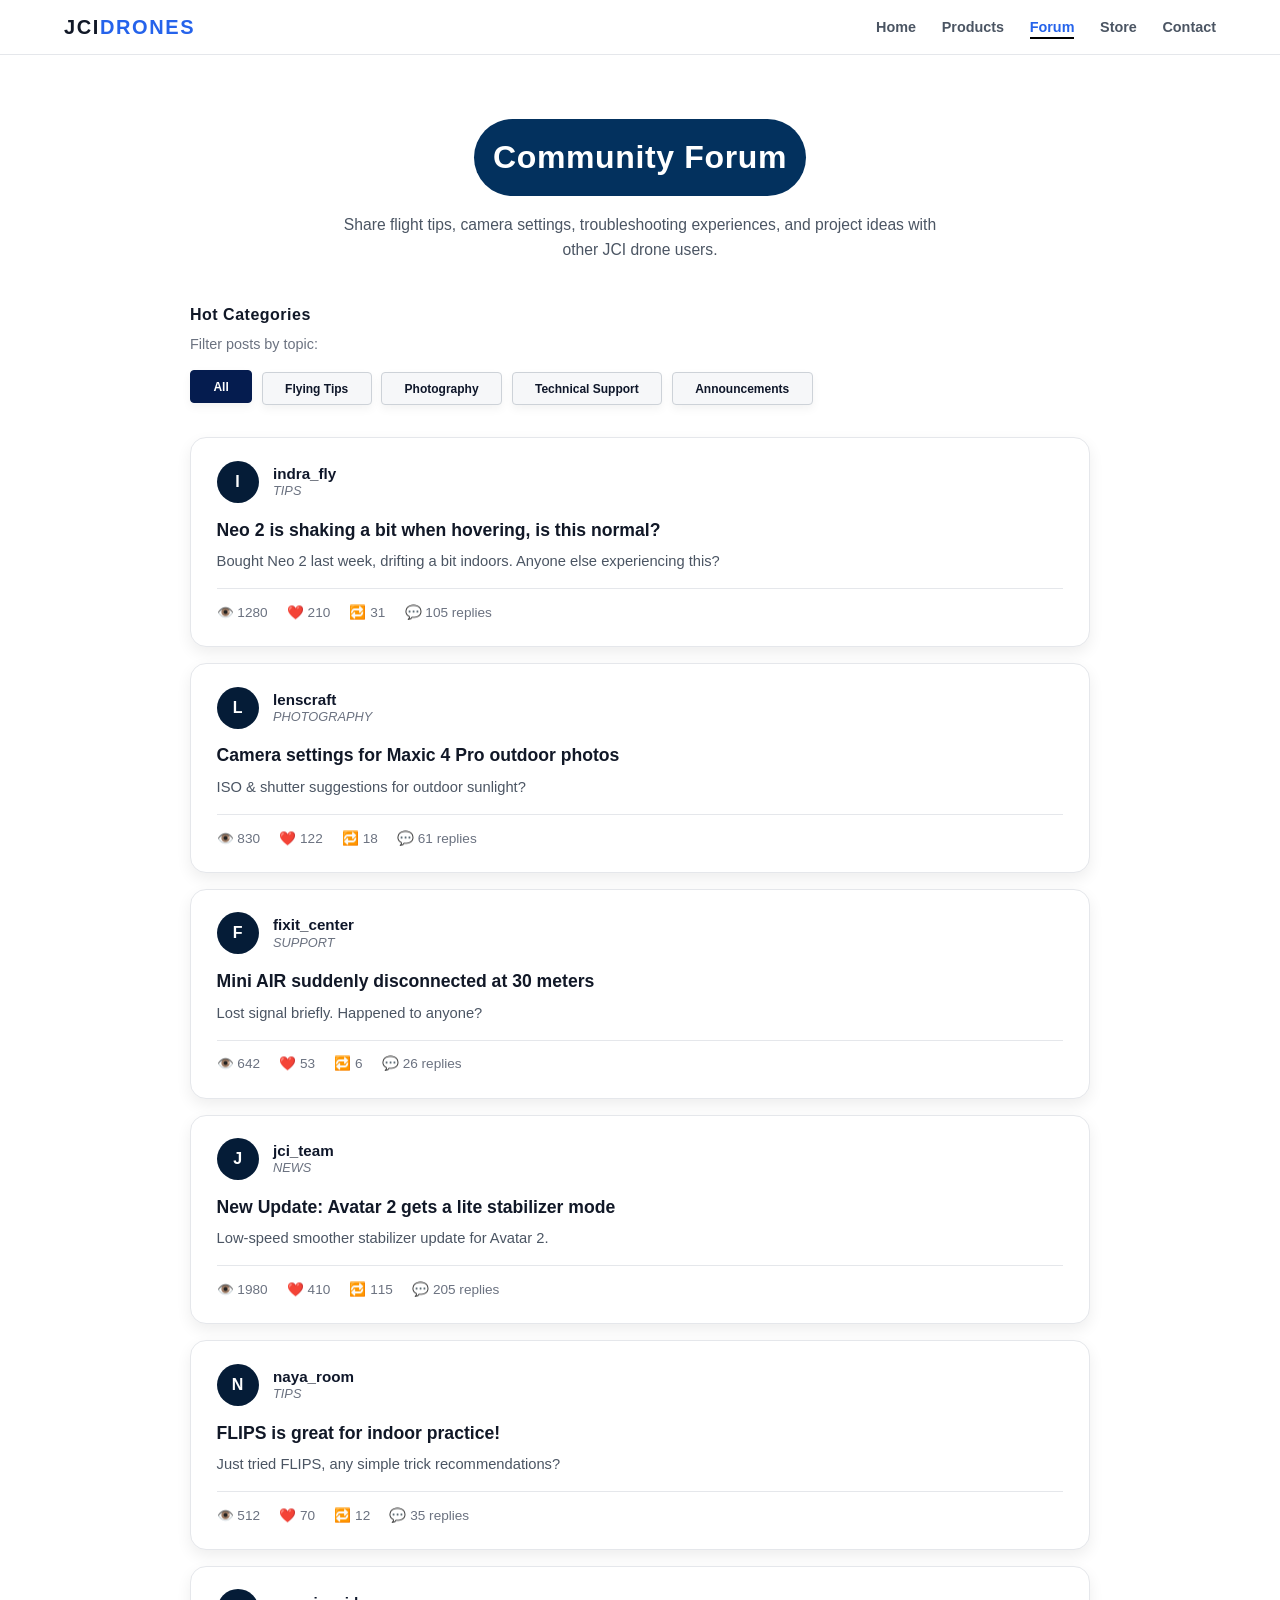
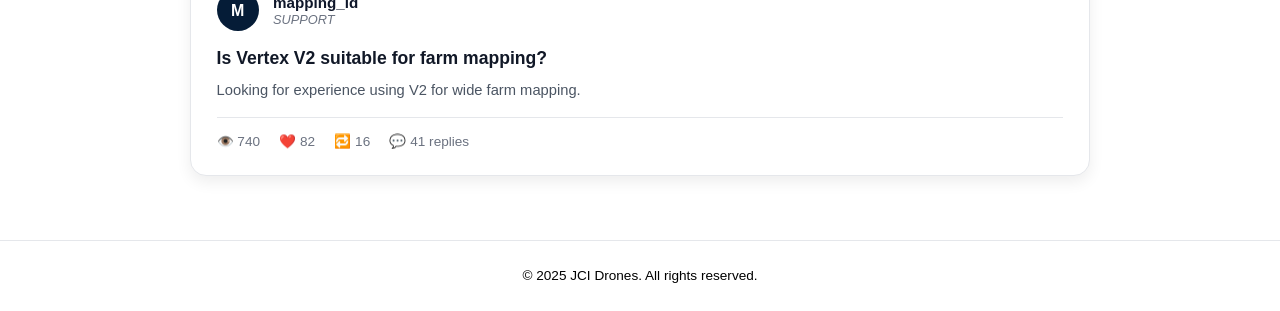
<file: Code/pages/forum.html>
<!DOCTYPE html>
<html lang="en">
  <head>
    <meta charset="UTF-8" />
    <meta name="viewport" content="width=device-width, initial-scale=1.0" />
    <title>JCI Drones – Forum</title>
    <link rel="stylesheet" href="../css/forum.css" />
  </head>

  <body>
    <header class="site-header slide-nav">
      <nav class="navbar">
        <div class="nav-container">
          <div class="logo">
            <a href="../index.html">JCI<span>DRONES</span></a>
          </div>

          <button class="menu-btn" aria-label="Toggle navigation">
            <span></span><span></span><span></span>
          </button>

          <ul class="nav-items">
            <li><a href="../index.html">Home</a></li>
            <li><a href="products.html">Products</a></li>
            <li><a href="forum.html" class="active">Forum</a></li>
            <li><a href="store.html">Store</a></li>
            <li><a href="contact.html">Contact</a></li>
          </ul>
        </div>
      </nav>
    </header>

    <main class="page-forum">
      <section class="section forum">
        <div class="container forum">
          <div class="forum-header">
            <h1 class="page-title">Community Forum</h1>
            <p class="page-text">
              Share flight tips, camera settings, troubleshooting experiences,
              and project ideas with other JCI drone users.
            </p>
          </div>

          <div class="category">
            <h2>Hot Categories</h2>
            <p class="category-title">Filter posts by topic:</p>

            <div class="category-list">
              <button class="category-tag active" data-category="all">
                All
              </button>
              <button class="category-tag" data-category="tips">
                Flying Tips
              </button>
              <button class="category-tag" data-category="photography">
                Photography
              </button>
              <button class="category-tag" data-category="support">
                Technical Support
              </button>
              <button class="category-tag" data-category="news">
                Announcements
              </button>
            </div>
          </div>

          <!-- POSTS -->
          <div id="forum-posts" class="topic-list"></div>
        </div>
      </section>
    </main>

    <footer class="site-footer">
      <div class="container footer-content">
        <p>© 2025 JCI Drones. All rights reserved.</p>
      </div>
    </footer>

    <script src="../js/main.js"></script>
  </body>
</html>
</file>
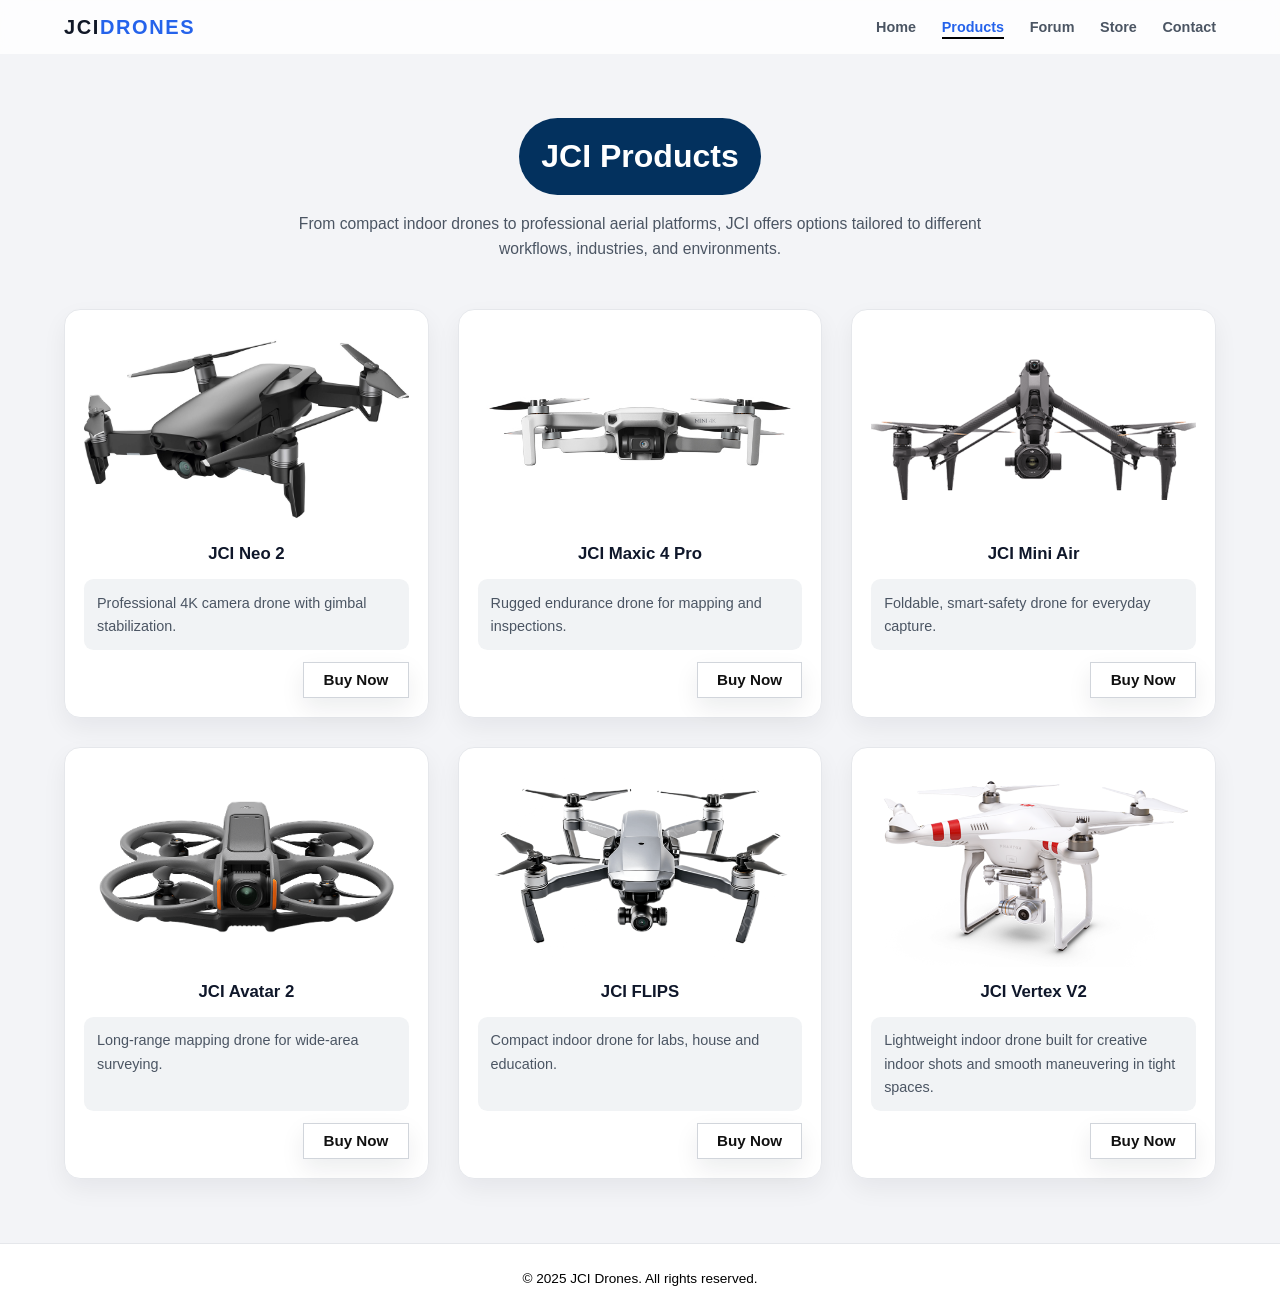
<file: Code/pages/products.html>
<!DOCTYPE html>
<html lang="en">
  <head>
    <meta charset="UTF-8" />
    <meta name="viewport" content="width=device-width, initial-scale=1.0" />
    <title>JCI Drones – Products</title>
    <link rel="stylesheet" href="../css/products.css" />
  </head>

  <body>
    <header class="site-header slide-nav">
      <nav class="navbar">
        <div class="nav-container">
          <div class="logo">
            <a href="../index.html">JCI<span>DRONES</span></a>
          </div>

          <button class="menu-btn" aria-label="Toggle navigation">
            <span></span><span></span><span></span>
          </button>

          <ul class="nav-items">
            <li><a href="../index.html">Home</a></li>
            <li><a href="products.html" class="active">Products</a></li>
            <li><a href="forum.html">Forum</a></li>
            <li><a href="store.html">Store</a></li>
            <li><a href="contact.html">Contact</a></li>
          </ul>
        </div>
      </nav>
    </header>

    <main class="page-products">
      <section class="section products">
        <div class="container">
          <div class="page-header">
            <h1 class="section-title">JCI Products</h1>
            <p class="section-description">
              From compact indoor drones to professional aerial platforms, JCI
              offers options tailored to different workflows, industries, and
              environments.
            </p>
          </div>

          <div class="products-grid">
            <article class="product-card">
              <img src="../assets/drone1.jpg" class="preview-img" />
              <h2>JCI Neo 2</h2>
              <p>Professional 4K camera drone with gimbal stabilization.</p>
              <button
                class="btn btn-secondary"
                onclick="location.href='store.html'"
              >
                Buy Now
              </button>
            </article>

            <article class="product-card">
              <img src="../assets/drone2.jpg" class="preview-img" />
              <h2>JCI Maxic 4 Pro</h2>
              <p>Rugged endurance drone for mapping and inspections.</p>
              <button
                class="btn btn-secondary"
                onclick="location.href='store.html'"
              >
                Buy Now
              </button>
            </article>

            <article class="product-card">
              <img src="../assets/drone3.png" class="preview-img" />
              <h2>JCI Mini Air</h2>
              <p>Foldable, smart-safety drone for everyday capture.</p>
              <button
                class="btn btn-secondary"
                onclick="location.href='store.html'"
              >
                Buy Now
              </button>
            </article>

            <article class="product-card">
              <img src="../assets/drone4.png" class="preview-img" />
              <h2>JCI Avatar 2</h2>
              <p>Long-range mapping drone for wide-area surveying.</p>
              <button
                class="btn btn-secondary"
                onclick="location.href='store.html'"
              >
                Buy Now
              </button>
            </article>

            <article class="product-card">
              <img src="../assets/drone5.png" class="preview-img" />
              <h2>JCI FLIPS</h2>
              <p>Compact indoor drone for labs, house and education.</p>
              <button
                class="btn btn-secondary"
                onclick="location.href='store.html'"
              >
                Buy Now
              </button>
            </article>

            <article class="product-card">
              <img src="../assets/drone6.png" class="preview-img" />
              <h2>JCI Vertex V2</h2>
              <p>
                Lightweight indoor drone built for creative indoor shots and
                smooth maneuvering in tight spaces.
              </p>
              <button
                class="btn btn-secondary"
                onclick="location.href='store.html'"
              >
                Buy Now
              </button>
            </article>
          </div>
        </div>
      </section>
    </main>

    <footer class="site-footer">
      <div class="container footer-content">
        <p>© 2025 JCI Drones. All rights reserved.</p>
      </div>
    </footer>

    <script src="../js/main.js"></script>
  </body>
</html>
</file>
<file: Code/css/forum.css>
*,
*::before,
*::after {
  margin: 0;
  padding: 0;
  box-sizing: border-box;
}

html {
  scroll-behavior: smooth;
}

body {
  font-family: "Poppins", sans-serif;
  background: #ffffff;
  color: #0f172a;
  line-height: 1.6;
  min-height: 100vh;
  display: flex;
  flex-direction: column;
}

img {
  max-width: 100%;
  display: block;
}

a {
  text-decoration: none;
  color: inherit;
}

.container {
  width: 90%;
  max-width: 1200px;
  margin: 0 auto;
}

main {
  flex: 1;
}

.section {
  padding: 4rem 0;
}

.site-header {
  background: rgba(255, 255, 255, 0.8);
  backdrop-filter: blur(10px);
  position: sticky;
  top: 0;
  z-index: 50;
  border-bottom: 1px solid #e5e7eb;
  opacity: 0;
  transform: translateY(-20px);
}

.slide-nav {
  animation: navDown 0.5s ease forwards;
}

@keyframes navDown {
  to {
    opacity: 1;
    transform: translateY(0);
  }
}

.navbar {
  padding: 0.7rem 0;
}

.nav-container {
  display: flex;
  justify-content: space-between;
  align-items: center;
  width: 90%;
  max-width: 1200px;
  margin: 0 auto;
}

.logo a {
  font-size: 1.25rem;
  font-weight: 700;
  letter-spacing: 0.08em;
  text-transform: uppercase;
  color: #111827;
}

.logo span {
  color: #2563eb;
}

.nav-items {
  display: flex;
  gap: 1.6rem;
  list-style: none;
  text-align: center;
}

.nav-items a {
  font-size: 0.9rem;
  font-weight: 600;
  color: #4b5563;
  position: relative;
  padding-bottom: 4px;
  transition: color 300ms ease;
}

.nav-items a::after {
  content: "";
  position: absolute;
  left: 0;
  bottom: 0;
  height: 2px;
  width: 100%;
  background: #000000;
  transform: scaleX(0);
  transform-origin: right;
  transition: transform 300ms ease-in-out;
}

.nav-items a:hover,
.nav-items a.active {
  color: #2563eb;
}

.nav-items a:hover::after,
.nav-items a.active::after {
  transform: scaleX(1);
  transform-origin: left;
}

.menu-btn {
  display: none;
  flex-direction: column;
  gap: 4px;
  background: transparent;
  border: none;
  cursor: pointer;
}

.menu-btn span {
  width: 22px;
  height: 2px;
  background: #111827;
  border-radius: 999px;
}

.forum-header {
  text-align: center;
  margin-bottom: 2.5rem;
}

.page-title {
  font-size: 2rem;
  font-weight: 600;
  margin-bottom: 1rem;
  letter-spacing: 0.02em;
  color: white;
  display: inline-block;
  background: #03315e;
  padding: 0.8rem 1.2rem;
  border-radius: 4rem;
}

.page-title:hover {
  background: #3f92ea;
}

.page-text {
  font-size: 0.98rem;
  color: #4b5563;
  max-width: 600px;
  margin: 0 auto;
}

.category {
  width: 100%;
  max-width: 900px;
  margin: 0 auto 2rem auto;
}

.category h2 {
  font-size: 1rem;
  font-weight: 700;
  color: #111827;
  letter-spacing: 0.5px;
  margin-bottom: 0.3rem;
}

.category-title {
  font-size: 0.9rem;
  color: #6b7280;
  margin-bottom: 1rem;
}

.category-list {
  display: flex;
  flex-wrap: wrap;
  gap: 0.6rem;
  justify-content: flex-start;
}

.category-tag {
  font-size: 0.75rem;
  padding: 0.55rem 1.4rem;
  border: 1px solid #cdd2d8;
  background: #f6f7f9;
  color: #0f172a;
  cursor: pointer;
  transition: 0.25s ease;
  font-weight: 600;
  border-radius: 4px;
  box-shadow: 0 4px 10px rgba(0, 0, 0, 0.05);
}

.category-tag:hover {
  background: #e5e7eb;
}

.category-tag.active {
  background: #051c4f;
  color: #ffffff;
  border-color: #051c4f;
  transform: translateY(-2px);
}

.topic-list {
  width: 100%;
  max-width: 900px;
  margin: 0 auto;
  display: flex;
  flex-direction: column;
  gap: 1rem;
}

.forum-card {
  background: #ffffff;
  border-radius: 1rem;
  padding: 1.4rem 1.6rem;
  border: 1px solid #e5e7eb;
  box-shadow: 0 6px 15px rgba(0, 0, 0, 0.07);
  transition: transform 0.25s ease, box-shadow 0.25s ease;
  opacity: 0;
  transform: translateY(20px);
  transition: opacity 0.6s ease, transform 0.6s ease;
}

.forum-card.show {
  opacity: 1;
  transform: translateY(0);
}

.forum-card:hover {
  transform: translateY(-5px);
  border-color: #111;
  outline: 2px solid #000;
  outline-offset: 0px;
  box-shadow: 0 16px 40px rgba(15, 23, 42, 0.14);
}

.forum-card .forum-header {
  margin-bottom: 0.8rem;
  text-align: left;
  display: flex;
  align-items: center;
  gap: 0.9rem;
}

.forum-avatar {
  width: 42px;
  height: 42px;
  border-radius: 50%;
  background: #051c37;
  display: flex;
  justify-content: center;
  align-items: center;
  font-weight: 600;
  color: #ffffff;
  font-size: 1rem;
  flex-shrink: 0;
}

.forum-userinfo {
  display: flex;
  flex-direction: column;
  line-height: 1.2;
}

.forum-username {
  font-size: 0.95rem;
  font-weight: 600;
  color: #0f172a;
}

.forum-category {
  font-size: 0.8rem;
  color: #6b7280;
  font-style: italic;
}

/* Content Card */
.forum-title {
  font-size: 1.1rem;
  font-weight: 600;
  margin-bottom: 0.4rem;
  color: #111827;
  cursor: pointer;
  transition: color 0.2s;
}

.forum-title:hover {
  color: #2563eb;
}

.forum-desc {
  font-size: 0.92rem;
  color: #4b5563;
  margin-bottom: 1rem;
  line-height: 1.5;
}

.forum-divider {
  border: 0;
  border-top: 1px solid #e5e7eb;
  margin-bottom: 0.8rem;
}

.forum-stats {
  display: flex;
  gap: 1.2rem;
  font-size: 0.85rem;
  color: #6b7280;
  align-items: center;
}

.site-footer {
  background: #ffffff;
  border-top: 1px solid #e5e7eb;
  padding: 1.5rem 0;
  margin-top: auto;
}

.footer-content {
  text-align: center;
  font-size: 0.85rem;
  color: #000000;
}

@media (max-width: 768px) {
  .menu-btn {
    display: flex;
  }

  .nav-items {
    position: absolute;
    top: 56px;
    right: 1rem;
    background: #ffffff;
    border-radius: 0.9rem;
    padding: 1rem;
    box-shadow: 0 16px 34px rgba(15, 23, 42, 0.18);
    flex-direction: column;
    gap: 1rem;
    opacity: 0;
    pointer-events: none;
    transform: translateY(-8px);
    transition: opacity 0.2s ease, transform 0.2s ease;
  }

  .nav-items.active {
    opacity: 1;
    pointer-events: auto;
    transform: translateY(0);
  }

  .category,
  .topic-list {
    max-width: 100%;
  }

  .category-list {
    justify-content: flex-start;
  }
}

@media (max-width: 600px) {
  .page-title {
    font-size: 1.5rem;
    padding: 0.6rem 1rem;
  }

  .category-tag {
    padding: 0.5rem 1rem;
    font-size: 0.8rem;
    flex: 1 1 auto;
    text-align: center;
  }

  .forum-stats {
    gap: 0.8rem;
    font-size: 0.75rem;
  }
}
</file>
<file: Code/css/products.css>
*,
*::before,
*::after {
  margin: 0;
  padding: 0;
  box-sizing: border-box;
}

html {
  scroll-behavior: smooth;
}

body {
  font-family: "Poppins", sans-serif;
  background: #f3f4f7;
  color: #0f172a;
  line-height: 1.6;
}

img {
  max-width: 100%;
  display: block;
}

a {
  text-decoration: none;
}

.container {
  width: 90%;
  max-width: 1200px;
  margin: 0 auto;
}

.section {
  padding: 4rem 0;
}

.section-white {
  background: #ffffff;
}

.site-header {
  background: #ffffffcc;
  backdrop-filter: blur(10px);
  position: sticky;
  top: 0;
  z-index: 40;
  opacity: 0;
  transform: translateY(-20px);
}

.slide-nav {
  animation: navDown 0.5s ease forwards;
}

@keyframes navDown {
  to {
    opacity: 1;
    transform: translateY(0);
  }
}

.navbar {
  padding: 0.7rem 0;
}

.nav-container {
  width: 90%;
  max-width: 1200px;
  margin: 0 auto;
  display: flex;
  align-items: center;
  justify-content: space-between;
}

.logo a {
  text-decoration: none;
  font-size: 1.25rem;
  font-weight: 700;
  letter-spacing: 0.08em;
  text-transform: uppercase;
  color: #111827;
}

.logo span {
  color: #2563eb;
}

.nav-items {
  list-style: none;
  display: flex;
  gap: 1.6rem;
  align-items: center;
}

.nav-items a {
  text-decoration: none;
  color: #4b5563;
  font-size: 0.9rem;
  font-weight: 600;
  position: relative;
  padding-bottom: 4px;
  transition: color 300ms ease;
}

.nav-items a::after {
  content: "";
  position: absolute;
  left: 0;
  bottom: 0;
  height: 2px;
  width: 100%;
  background: #000;
  transform: scaleX(0);
  transform-origin: right;
  transition: transform 300ms ease-in-out;
}

.nav-items a:hover,
.nav-items a.active {
  color: #2563eb;
}

.nav-items a:hover::after,
.nav-items a.active::after {
  transform: scaleX(1);
  transform-origin: left;
}

.menu-btn {
  display: none;
  flex-direction: column;
  gap: 4px;
  background: transparent;
  border: none;
  cursor: pointer;
}

.menu-btn span {
  width: 22px;
  height: 2px;
  background: #111827;
  border-radius: 999px;
}

.page-header {
  text-align: center;
  margin-bottom: 2.5rem;
}

.section-title {
  font-size: 2rem;
  font-weight: 600;
  margin-bottom: 1rem;
  background: #03315e;
  color: white;
  padding: 0.8rem 1.4rem;
  border-radius: 4rem;
  display: inline-block;

  opacity: 0;
  transform: translateY(20px);
  animation: fadeIn 0.7s ease forwards;
}

.section-title:hover {
  background: #3f92ea;
}

.section-description {
  max-width: 700px;
  margin: 0 auto 3rem;
  font-size: 0.98rem;
  color: #4b5563;

  opacity: 0;
  transform: translateY(20px);
  animation: fadeIn 0.7s ease forwards;
  animation-delay: 0.12s;
}

.products-grid {
  display: grid;
  grid-template-columns: repeat(3, minmax(0, 1fr));
  gap: 1.8rem;
}

.product-card {
  background: #ffffff;
  border-radius: 1rem;
  padding: 1.2rem;
  border: 1px solid #e5e7eb;
  display: flex;
  flex-direction: column;
  gap: 0.7rem;
  box-shadow: 0 10px 24px rgba(15, 23, 42, 0.06);
  opacity: 0;
  transform: translateY(20px);
  animation: fadeIn 0.7s ease forwards;
}

.product-card:nth-child(1) {
  animation-delay: 0.2s;
}
.product-card:nth-child(2) {
  animation-delay: 0.35s;
}
.product-card:nth-child(3) {
  animation-delay: 0.5s;
}
.product-card:nth-child(4) {
  animation-delay: 0.65s;
}
.product-card:nth-child(5) {
  animation-delay: 0.8s;
}
.product-card:nth-child(6) {
  animation-delay: 0.95s;
}

.product-card:hover {
  transform: translateY(-5px);
  border-color: #111;
  outline: 2px solid #111;
  outline-offset: 0px;
}

.preview-img {
  width: 100%;
  height: 200px;
  border-radius: 0.8rem;
  object-fit: cover;
}

.product-card h2 {
  text-align: center;
  font-size: 1.05rem;
  font-weight: 600;
}

.product-card p {
  font-size: 0.9rem;
  color: #4b5563;
  background: #f1f3f5;
  padding: 0.8rem;
  border-radius: 0.6rem;
  flex-grow: 1;
}

.btn {
  padding: 0.7rem 1.6rem;
  font-size: 0.95rem;
  font-weight: 600;
  cursor: pointer;
  border: none;
}

.btn-secondary {
  display: inline-block;
  width: auto;
  align-self: flex-end;
  background: white;
  color: #111;
  border: 1px solid #d1d5db;
  box-shadow: 0 10px 24px rgba(15, 23, 42, 0.08);
  padding: 0.55rem 1.2rem;
}

.btn-secondary:hover {
  transform: translateY(-2px);
  background: #111;
  color: white;
}

@keyframes fadeIn {
  from {
    opacity: 0;
    transform: translateY(20px);
  }
  to {
    opacity: 1;
    transform: translateY(0);
  }
}

.site-footer {
  background: white;
  border-top: 1px solid #e5e7eb;
  padding: 1.5rem 0;
}

.footer-content {
  text-align: center;
  color: #000;
  font-size: 0.85rem;
}

@media (max-width: 768px) {
  .menu-btn {
    display: flex;
  }

  .nav-items {
    position: absolute;
    top: 56px;
    right: 1rem;
    background: #ffffff;
    border-radius: 0.9rem;
    padding: 1rem;
    box-shadow: 0 16px 34px rgba(15, 23, 42, 0.18);
    flex-direction: column;
    gap: 1rem;
    opacity: 0;
    pointer-events: none;
    transform: translateY(-8px);
    transition: opacity 0.2s ease, transform 0.2s ease;
  }

  .nav-items.active {
    opacity: 1;
    pointer-events: auto;
    transform: translateY(0);
  }

  .products-grid {
    grid-template-columns: repeat(2, minmax(0, 1fr));
  }
}

@media (max-width: 600px) {
  .nav-container {
    width: 92%;
  }

  .products-grid {
    grid-template-columns: 1fr;
  }
}
</file>
